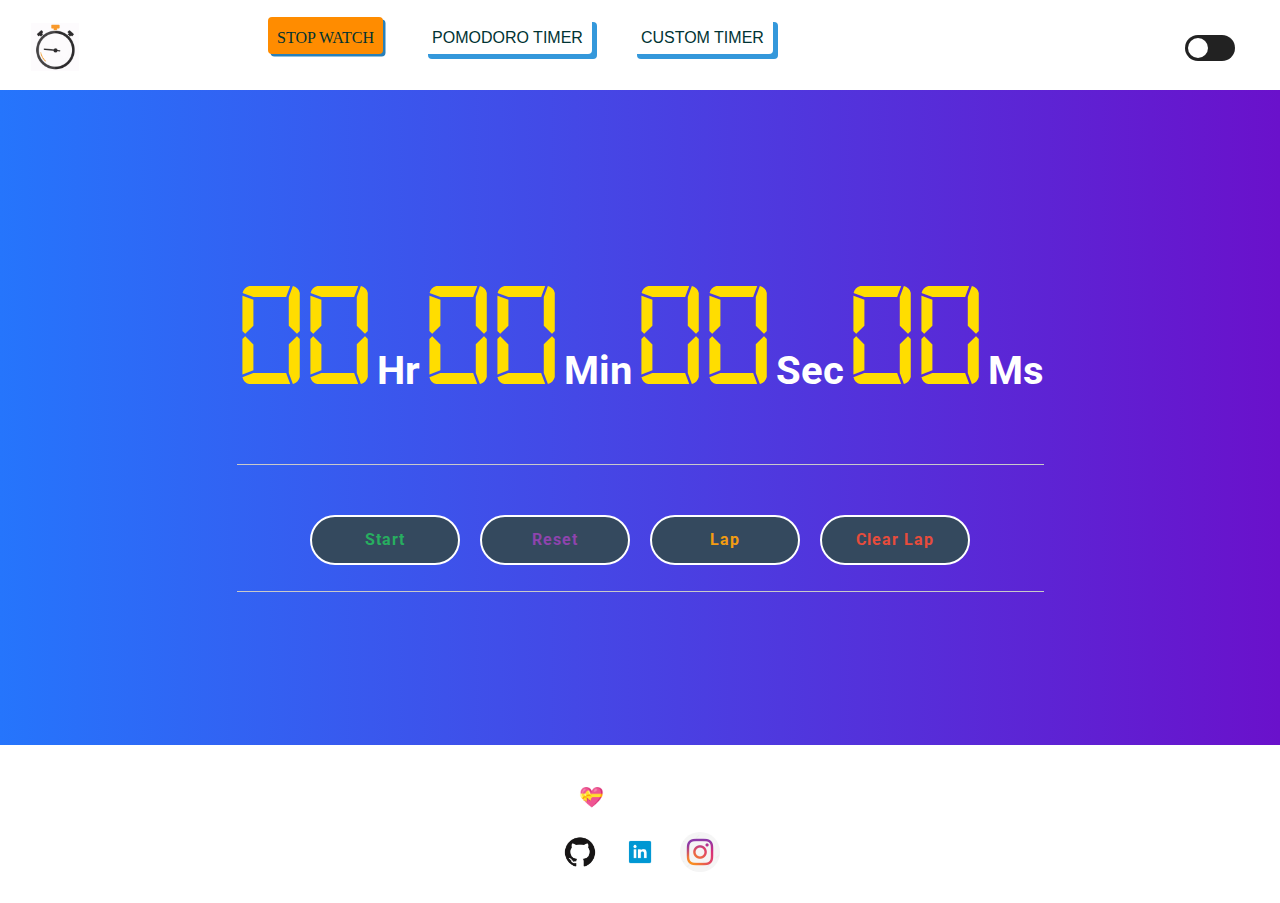
<file: index.html>
<!DOCTYPE html>
<html>

<head>
  <meta charset="utf-8" />
  <meta http-equiv="X-UA-Compatible" content="IE=edge" />
  <title>Stop-Watch</title>
  <meta name="description" content="" />
  <meta name="viewport" content="width=device-width, initial-scale=1" />

  <!-- External CSS File Link -->
  <link rel="stylesheet" href="./style.css" />

  <!-- External JS File Link -->

  <!-- Favicon Icon-->
  <link rel="icon" type="image/png" href="./img/favicon.png" />

  <!-- jquery CDN -->
  <script src="https://cdnjs.cloudflare.com/ajax/libs/jquery/3.4.0/jquery.min.js"></script>
  <script type="text/javascript" src="jquery.js"></script>

  <!-- FontAwesome CDN-->
  <link rel="stylesheet" href="https://pro.fontawesome.com/releases/v5.10.0/css/all.css"
    integrity="sha384-AYmEC3Yw5cVb3ZcuHtOA93w35dYTsvhLPVnYs9eStHfGJvOvKxVfELGroGkvsg+p" crossorigin="anonymous" />
  <!-- Bootstrap CDN -->
  <link rel="stylesheet" href="https://maxcdn.bootstrapcdn.com/bootstrap/4.0.0/css/bootstrap.min.css"
    integrity="sha384-Gn5384xqQ1aoWXA+058RXPxPg6fy4IWvTNh0E263XmFcJlSAwiGgFAW/dAiS6JXm" crossorigin="anonymous" />
  <script src="https://cdn.jsdelivr.net/npm/bootstrap@5.2.2/dist/js/bootstrap.bundle.min.js"></script>
</head>

<body>

  <nav class="navbar navbar-default  navbar-expand-lg  bg-white thinner navcol">
    <div class="container-fluid">
        <div class="maintitle">
          <img src="./img/logo.gif"
            style="height: 3rem; width: 3rem;margin-right:1rem; font-weight:bold" alt=""> <span id="title1">Stop Watch</span>
        </div>
      <button class="navbar-toggler" style="background-color: rgb(77, 123, 247);" type="button"
        data-bs-toggle="collapse" data-bs-target="#navbarSupportedContent" aria-controls="navbarSupportedContent"
        aria-expanded="false" aria-label="Toggle navigation">
        <span class="navbar-toggler-icon"></span>
      </button>
      <div class="collapse navbar-collapse" id="navbarSupportedContent">
        <ul class="navbar-nav mr-auto">
          <li class="nav-item px-4">
            <a class="nav-link btn secondary" id="link--active"
              style="font-family:'Lucida Sans', font-weight;bold: 'Lucida Sans Regular', 'Lucida Grande', 'Lucida Sans Unicode', Geneva, Verdana, sans-serif; color:#003333;"
              href="#">
              STOP WATCH
            </a>
            <a class="nav-link btn secondary"
              style="font-family:'Lucida Sans', 'Lucida Sans Regular', 'Lucida Grande', 'Lucida Sans Unicode', Geneva, Verdana, sans-serif; color:#003333;"
              href="pomodoro/index.html">
              POMODORO TIMER
            </a>
            <a class="nav-link btn secondary"
              style="font-family:'Lucida Sans', 'Lucida Sans Regular', 'Lucida Grande', 'Lucida Sans Unicode', Geneva, Verdana, sans-serif; color:#003333;"
              href="custom_timer/timer.html">
              CUSTOM TIMER
            </a>
          </li>
        </ul>
        <div id="switch-theme">
          <input type="checkbox" id="light" class="checkbox">
          <label for="checkbox" class="label">
            <i class="fas fa-moon"></i>
            <i class='fas fa-sun'></i>
            <div class='ball'>
              </ball>
            </div>
          </label>
        </div>
      </div>
  </nav>
  <div class="container-fluid">
    <div id="container">
      <div>
        <div id="time">
          <span>
            <span class="digit" id="hr">00</span>
            <span class="txt">Hr</span>
          </span>
          <span>
            <span class="digit" id="min">00</span>
            <span class="txt">Min</span>
          </span>
          <span>
            <span class="digit" id="sec">00</span>
            <span class="txt">Sec</span>
          </span>
          <span>
            <span class="digit" id="count">00</span>
            <span class="txt">Ms</span>
          </span>
        </div>
        <span class="todayDate">
          <h3><span id="d1"></span></h3>
        </span>
      </div>
      <hr />
      <div id="btn-container">
        <button class="buttons" id="start" onclick="start()">
          <i class="fas fa-play-circle"></i> Start
        </button>
        <!--   <button class="btn" id="stop" onclick="stop()">Stop</button> -->
        <button class="buttons" id="reset" onclick="reset()">
          <i class="fas fa-undo"></i> Reset
        </button>
        <button class="buttons" id="lap" onclick="lap()">
          <i class="fas fa-stopwatch"></i> Lap
        </button>
        <button class="buttons" id="clearlap" onclick="clearLap()">
          <i class="fas fa-trash"></i> Clear Lap
        </button>
      </div>
      <div>
        <div id="record-container">
          <table id="record-table">
            <tr>
              <th>Lap Number</th>
              <th>Time</th>
              <th>Diff</th>
            </tr>
            <tbody id="record-table-body"></tbody>
          </table>
        </div>
      </div>
      <hr />
    </div>
  </div>

  <script type="text/javascript">
    // start or stop stopwatch using "spacebar" key
    document.addEventListener("keyup", (event) => {
      if (event.code === "Space") {
        start();
      }
    });
    document.addEventListener("keyup", (event) => {
      if (event.code === "Backspace") {
        reset();
      }
    });
    document.addEventListener("keyup", (event) => {
      if (event.code === "Enter") {
        lap();
      }
    });

    document.addEventListener("keyup", (event) => {
      if (event.code === "Numpad0") {
        clearLap();
      }
    });
  </script>
  <script src="script.js"></script>

  <!-- FOOTER -->
  <footer>
    <div class="container-fluid my-class foot">
      <div class="container">
        <p class="textfooter" style="margin-top: 2rem;">Made with 💝 by Vara Rahul Rajana</p>

        <div>
          <ul style="color: white" class="social-links">
            <li class="hov">
              <a href="https://github.com/rajanarahul93">
                <img class="link" src="./img/GitHub.png" /></a>
            </li>
            <li class="hov">
              <a href="https://www.linkedin.com/in/vara-rahul-rajana/">
                <img class="link" src="./img/LinkedinLogo.png" /></a>
            </li>
            <li class="hov">
              <a href="https://www.instagram.com/rajanarahul7">
                <img class="link" src="./img/Instagram.png" /></a>
            </li>
          </ul>
        </div>
      </div>
    </div>
    </container>
  </footer>
</body>

</html>
</file>
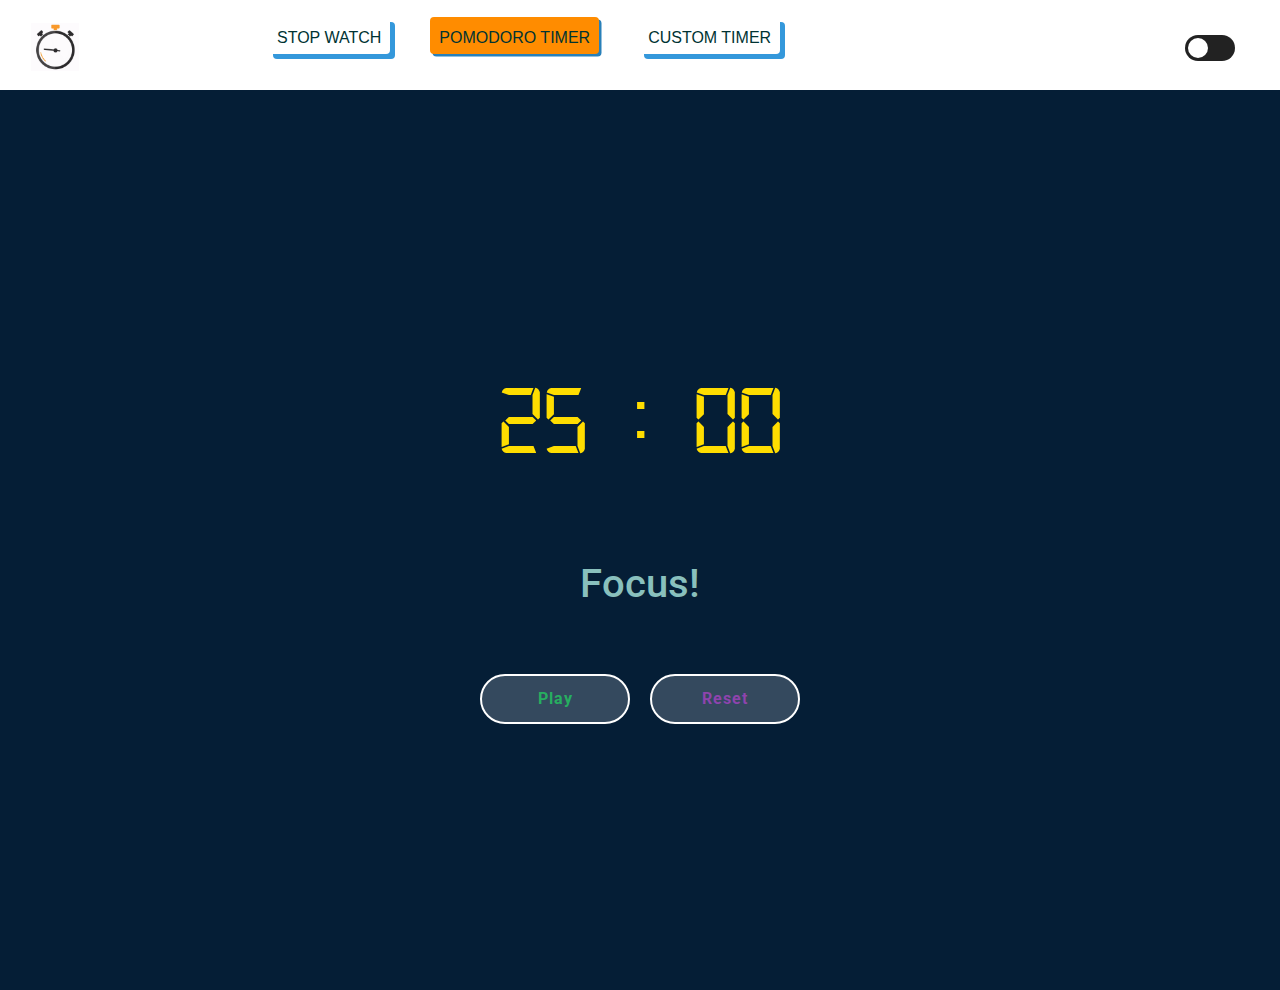
<file: pomodoro/index.html>
<!DOCTYPE html>
<html lang='en'>

<head>
    <meta charset='UTF-8'>
    <meta http-equiv='X-UA-Compatible' content='IE=edge'>
    <meta name='viewport' content='width=device-width, initial-scale=1.0'>

    <!-- Roboto font -->
    <link rel="preconnect" href="https://fonts.googleapis.com">
    <link rel="preconnect" href="https://fonts.gstatic.com" crossorigin>
    <link href="https://fonts.googleapis.com/css2?family=Roboto:wght@100;300&display=swap" rel="stylesheet">

    <!-- Favicon Icon-->
    <link rel="apple-touch-icon" sizes="180x180" href="../img/Pomodoro.png">
    <link rel="icon" type="image/png" sizes="32x32" href="../img/Pomodoro.png">

    <!-- jquery CDN -->
    <script src="https://cdnjs.cloudflare.com/ajax/libs/jquery/3.4.0/jquery.min.js"></script>
    <script src="https://cdnjs.cloudflare.com/ajax/libs/jquery/3.4.0/jquery.min.js"></script>

    <!-- FontAwesome CDN-->
    <link rel="stylesheet" href="https://pro.fontawesome.com/releases/v5.10.0/css/all.css"
        integrity="sha384-AYmEC3Yw5cVb3ZcuHtOA93w35dYTsvhLPVnYs9eStHfGJvOvKxVfELGroGkvsg+p" crossorigin="anonymous" />

    <link href='https://cdn.jsdelivr.net/npm/bootstrap@5.1.1/dist/css/bootstrap.min.css' rel='stylesheet'
        integrity='sha384-F3w7mX95PdgyTmZZMECAngseQB83DfGTowi0iMjiWaeVhAn4FJkqJByhZMI3AhiU' crossorigin='anonymous'>
    <link rel='stylesheet' href='index.css' />
    <link rel="stylesheet" href="..\style.css"
    <!-- Bootstrap CDN -->
    <link rel="stylesheet" href="https://maxcdn.bootstrapcdn.com/bootstrap/4.0.0/css/bootstrap.min.css"
        integrity="sha384-Gn5384xqQ1aoWXA+058RXPxPg6fy4IWvTNh0E263XmFcJlSAwiGgFAW/dAiS6JXm" crossorigin="anonymous" />
    <script src="https://cdn.jsdelivr.net/npm/bootstrap@5.2.2/dist/js/bootstrap.bundle.min.js"></script>

    <title>Pomodoro timer</title>
</head>

<body>
    <nav class="navbar navbar-default  navbar-expand-lg  bg-white thinner navcol">
        <div class="container-fluid">
            <div class="maintitle">
                <img src="../img/logo.gif" style="height: 3rem; width: 3rem;margin-right:1rem;" alt=""> <span
                    id="title1">Stop Watch</span>
            </div>
            <button class="navbar-toggler" style="background-color: rgb(77, 123, 247);" type="button"
                data-bs-toggle="collapse" data-bs-target="#navbarSupportedContent"
                aria-controls="navbarSupportedContent" aria-expanded="false" aria-label="Toggle navigation">
                <span class="navbar-toggler-icon"></span>
            </button>
            <div class="collapse navbar-collapse" id="navbarSupportedContent">
                <ul class="navbar-nav mr-auto">
                    <li class="nav-item px-4">
                        <a class="nav-link btn secondary"
                            style="font-family:'Lucida Sans', 'Lucida Sans Regular', 'Lucida Grande', 'Lucida Sans Unicode', Geneva, Verdana, sans-serif; color:#003333;"
                            href="../index.html">
                            STOP WATCH
                        </a>
                        <a class="nav-link btn secondary" id="link--active"
                            style="font-family:'Lucida Sans', 'Lucida Sans Regular', 'Lucida Grande', 'Lucida Sans Unicode', Geneva, Verdana, sans-serif; color:#003333;"
                            href="#">
                            POMODORO TIMER
                        </a>
                        <a class="nav-link btn secondary"
                            style="font-family:'Lucida Sans', 'Lucida Sans Regular', 'Lucida Grande', 'Lucida Sans Unicode', Geneva, Verdana, sans-serif; color:#003333;"
                            href="../custom_timer/timer.html">
                            CUSTOM TIMER
                        </a>
                    </li>
                </ul>
                <div id="switch-theme">
                    <input type="checkbox" id="light" class="checkbox">
                    <label for="checkbox" class="label">
                        <i class="fas fa-moon"></i>
                        <i class='fas fa-sun'></i>
                        <div class='ball'>
                            </ball>
                        </div>
                    </label>
                </div>
            </div>
    </nav>
    <div class='row h-100 justify-content-center active' id='counter-background'>
        <div class='col-12 my-auto'>
            <div class='row justify-content-center'>
                <div class='col-auto my-auto'>
                    <p class='timer' id='minutes'>
                        00
                    </p>
                </div>
                <div class='col-auto my-auto'>
                    <p class='timer'>
                        :
                    </p>
                </div>
                <div class='col-auto my-auto'>
                    <p class='timer' id='seconds'>
                        00
                    </p>
                </div>
            </div>
            <div class='row justify-content-center'>
                <div class='col-auto py-5 px-4 hide' id='focus'>
                    <h1 class='text-center'>
                        Focus!
                    </h1>
                </div>
            </div>
            <div class='row justify-content-center'>
                <button type="button" class='buttons' id='timer-control' onClick='startPomoCounter()'>
                    <i class="fas fa-play-circle"></i> Play
                </button>

                <button type="button" class='buttons' id='reset' onClick='reset()'>
                    <i class="fas fa-undo"></i> Reset
                </button>
                <!-- <button class="buttons inactive" id="start" onclick='startPomoCounter()'>
                    <i class="fas fa-play-circle"></i> Start
                </button>
                <button class="buttons inactive" id="reset" onclick="reset()">
                    <i class="fas fa-undo"></i> Reset
                </button> -->
            </div>
        </div>
    </div>
    <script src="pomodoro.js" type="text/javascript"></script>
    <!-- <script src="jquery.js"></script> -->

    <script src="https://code.jquery.com/jquery-3.2.1.slim.min.js"
        integrity="sha384-KJ3o2DKtIkvYIK3UENzmM7KCkRr/rE9/Qpg6aAZGJwFDMVNA/GpGFF93hXpG5KkN"
        crossorigin="anonymous"></script>
    <script src="https://cdnjs.cloudflare.com/ajax/libs/popper.js/1.12.9/umd/popper.min.js"
        integrity="sha384-ApNbgh9B+Y1QKtv3Rn7W3mgPxhU9K/ScQsAP7hUibX39j7fakFPskvXusvfa0b4Q"
        crossorigin="anonymous"></script>
</body>

</html>
</file>
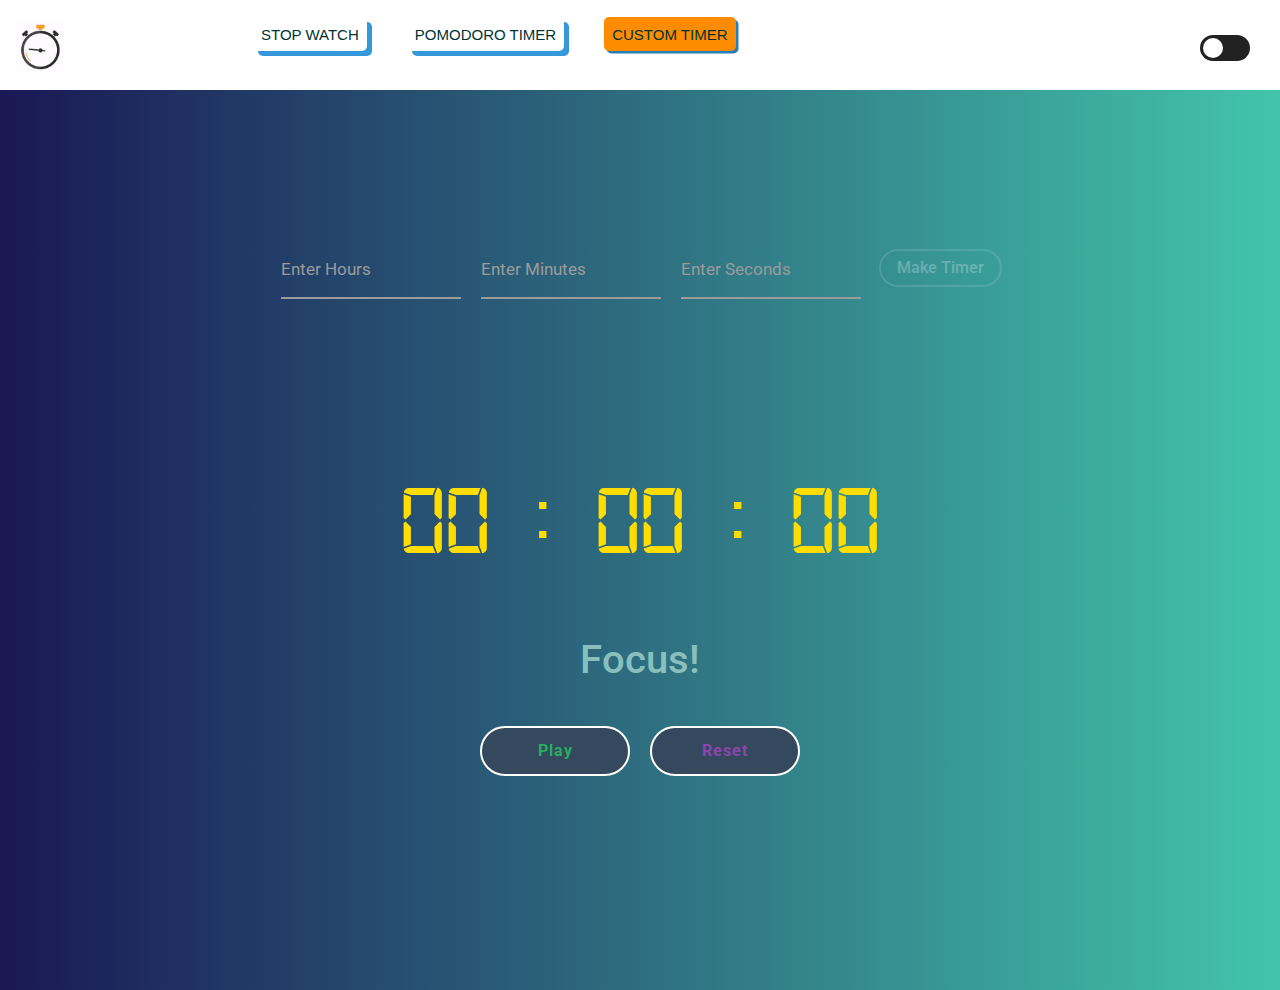
<file: custom_timer/timer.html>
<!DOCTYPE html>
<html lang="en">

<head>
  <meta charset="UTF-8" />
  <meta http-equiv="X-UA-Compatible" content="IE=edge" />
  <meta name="viewport" content="width=device-width, initial-scale=1.0" />

  <!-- Roboto font -->
  <link rel="preconnect" href="https://fonts.googleapis.com">
  <link rel="preconnect" href="https://fonts.gstatic.com" crossorigin>
  <link href="https://fonts.googleapis.com/css2?family=Roboto:wght@100;300&display=swap" rel="stylesheet">

  <!-- Favicon Icon-->
  <link rel="apple-touch-icon" sizes="180x180" href="../img/Pomodoro.png">
  <link rel="icon" type="image/png" sizes="32x32" href="../img/Pomodoro.png">

  <!-- jquery CDN -->
  <script src="https://cdnjs.cloudflare.com/ajax/libs/jquery/3.4.0/jquery.min.js"></script>
  <script src="https://cdnjs.cloudflare.com/ajax/libs/jquery/3.4.0/jquery.min.js"></script>

  <!-- FontAwesome CDN-->
  <link rel="stylesheet" href="https://pro.fontawesome.com/releases/v5.10.0/css/all.css"
    integrity="sha384-AYmEC3Yw5cVb3ZcuHtOA93w35dYTsvhLPVnYs9eStHfGJvOvKxVfELGroGkvsg+p" crossorigin="anonymous" />

  <link href='https://cdn.jsdelivr.net/npm/bootstrap@5.1.1/dist/css/bootstrap.min.css' rel='stylesheet'
    integrity='sha384-F3w7mX95PdgyTmZZMECAngseQB83DfGTowi0iMjiWaeVhAn4FJkqJByhZMI3AhiU' crossorigin='anonymous'>
  <!-- Bootstrap CDN -->
  <link rel="stylesheet" href="https://maxcdn.bootstrapcdn.com/bootstrap/4.0.0/css/bootstrap.min.css"
    integrity="sha384-Gn5384xqQ1aoWXA+058RXPxPg6fy4IWvTNh0E263XmFcJlSAwiGgFAW/dAiS6JXm" crossorigin="anonymous" />
  <script src="https://cdn.jsdelivr.net/npm/bootstrap@5.2.2/dist/js/bootstrap.bundle.min.js"></script>

  <link rel="stylesheet" href="timer.css" />
  <link rel="stylesheet" href="..\style.css" />

  <title>Custom Timer</title>
</head>

<body>
  <nav class="navbar navbar-default  navbar-expand-lg  bg-white thinner navcol">
    <div class="container-fluid">
      <div class="maintitle">
        <img src="../img/logo.gif" style="height: 3rem; width: 3rem;margin-right:1rem;" alt=""> <span id="title1">Stop
          Watch</span>
      </div>
      <button class="navbar-toggler" style="background-color: rgb(77, 123, 247);" type="button"
        data-bs-toggle="collapse" data-bs-target="#navbarSupportedContent" aria-controls="navbarSupportedContent"
        aria-expanded="false" aria-label="Toggle navigation">
        <span class="navbar-toggler-icon"></span>
      </button>
      <div class="collapse navbar-collapse" id="navbarSupportedContent">
        <ul class="navbar-nav mr-auto">
          <li class="nav-item px-4">
            <a class="nav-link btn secondary"
              style="font-family:'Lucida Sans', 'Lucida Sans Regular', 'Lucida Grande', 'Lucida Sans Unicode', Geneva, Verdana, sans-serif; color:#003333;"
              href="../index.html">
              STOP WATCH
            </a>
            <a class="nav-link btn secondary"
              style="font-family:'Lucida Sans', 'Lucida Sans Regular', 'Lucida Grande', 'Lucida Sans Unicode', Geneva, Verdana, sans-serif; color:#003333;"
              href="../pomodoro/index.html">
              POMODORO TIMER
            </a>
            <a class="nav-link btn secondary" id="link--active"
              style="font-family:'Lucida Sans', 'Lucida Sans Regular', 'Lucida Grande', 'Lucida Sans Unicode', Geneva, Verdana, sans-serif; color:#003333;"
              href="#">
              CUSTOM TIMER
            </a>
          </li>
        </ul>
        <div id="switch-theme">
          <input type="checkbox" id="light" class="checkbox">
          <label for="checkbox" class="label">
            <i class="fas fa-moon"></i>
            <i class='fas fa-sun'></i>
            <div class='ball'>
              </ball>
            </div>
          </label>
        </div>
      </div>
  </nav>
  <div class="row h-100 justify-content-center active" id="counter-background">
    <div class="col-auto" id="custom-timer-form">
      <div class="form__group field">
        <input 
        type="number"
        placeholder=""
        id="hoursInput"
        class="form__field justify-content-between time"
        >
        <label for="name" class="form__label">Enter Hours</label>
    </div>
      <div class="form__group field">
        <input 
        type="number"
        placeholder=""
        id="minutesInput"
        class="form__field justify-content-between time"
        >
        <label for="name" class="form__label">Enter Minutes</label>
    </div>
      <div class="form__group field">
        <input 
        type="number"
        placeholder=""
        id="secondsInput"
        class="form__field justify-content-between time"
        >
        <label for="name" class="form__label">Enter Seconds</label>
    </div>

      <button 
      type="submit"
        class="animated-button btn-outline-success button-pill px-3"
        for="time"
        onClick="setCustomTime(hoursInput.value,minutesInput.value,secondsInput.value)">
        <span>Make Timer</span>
        <span></span>
      </button>
      
    </div>
    <div class="col-12 my-5" id="timer-container">
      <div class="row justify-content-center">
        <div class="col-auto my-auto">
          <p class="timer" id="hours">00</p>
        </div>
        <div class="col-auto my-auto">
          <p class="timer">:</p>
        </div>
        <div class="col-auto my-auto">
          <p class="timer" id="minutes">00</p>
        </div>
        <div class="col-auto my-auto">
          <p class="timer">:</p>
        </div>
        <div class="col-auto my-auto">
          <p class="timer" id="seconds">00</p>
        </div>
      </div>
      <div class="row justify-content-center">
        <div class="col-auto py-4 px-4 hide" id="focus">
          <h1 class="text-center">Focus!</h1>
        </div>
      </div>
      <div class="row justify-content-center">
        <button type="button" class="buttons" id="timer-control"
          onClick="startCustomTimerCounter()">
          <i class="fas fa-play-circle"></i> Play
        </button>

        <button type="button" class="buttons" id="reset" onClick="reset()">
          <i class="fas fa-undo"></i> Reset
        </button>
      </div>
    </div>
  </div>
  <script src="timer.js" type="text/javascript"></script>

  <script src="https://code.jquery.com/jquery-3.2.1.slim.min.js"
    integrity="sha384-KJ3o2DKtIkvYIK3UENzmM7KCkRr/rE9/Qpg6aAZGJwFDMVNA/GpGFF93hXpG5KkN"
    crossorigin="anonymous"></script>
  <script src="https://cdnjs.cloudflare.com/ajax/libs/popper.js/1.12.9/umd/popper.min.js"
    integrity="sha384-ApNbgh9B+Y1QKtv3Rn7W3mgPxhU9K/ScQsAP7hUibX39j7fakFPskvXusvfa0b4Q"
    crossorigin="anonymous"></script>
</body>

</html>
</file>
<file: style.css>
@import url('https://fonts.googleapis.com/css2?family=Roboto:wght@400;500;700&display=swap');

body {
  background: #6a11cb;
  /* fallback for old browsers */
  background: -webkit-linear-gradient(to right, #2575fc, #6a11cb);
  /* Chrome 10-25, Safari 5.1-6 */
  background: linear-gradient(to right, #2575fc, #6a11cb);
  /* W3C, IE 10+/ Edge, Firefox 16+, Chrome 26+, Opera 12+, Safari 7+ */
  display: block;
  height: 100vh;
}

hr {
  background-color: #e0e0e0;
}

#link--active {
  box-shadow: none;
  background-color: #ff8c00;
  box-shadow: 2.5px 2.5px 0 var(--active);
}

.container-fluid {
  padding: 0.3rem;
}

.thinner {
  margin-top: 0;
  margin-bottom: 0px;
  height: 90px;
}

.maintitle {
  margin-bottom: 1rem;
}

#title1 {
  font-weight: 700;
  font-size: 1.5rem;
  color: #ffffff;
}

.container-fluid {
  display: flex;
  justify-content: space-around;
  align-items: center;
}

.navbar-collapse {
  top: -10px;
  position: relative;
}

#container {
  color: #d7dfe4;
  margin-top: 8rem;
}

.digit {
  font-size: 150px;
  font-family: "digital-7";
  color: #ffdd00;
}

.txt {
  font-size: 40px;
  font-weight: bold;
  color: #ffffff;
}

#btn-container {
  display: flex;
  width: 100%;
  justify-content: center;
  margin-top: 40px;
  flex-wrap: wrap;
}

.btn {
  padding: 7px 25px;
  font-size: 15px;
  margin: 4px 10px;
  color: white;
  border: 0px;
  border-radius: 5px;
  cursor: pointer;
}

#time {
  width: 100%;
}

@media screen and (max-width: 990px) {
  #time .digit {
    font-size: 4.3rem;
  }

  #time .txt {
    font-size: 2.1rem;
  }
}

@media screen and (max-width: 991px) {
  #switch-theme input[type='checkbox'],
  #switch-theme label {
    position: relative;
  }

  #switch-theme label {
    margin-top: -1.6rem;
  }

  #switch-theme {
    max-width: max-content;
  }

  .maintitle {
    margin-bottom: 0rem;
  }
}

@media screen and (max-width: 890px) {
  #time .digit {
    font-size: 4rem;
  }

  #time .txt {
    font-size: 1.9rem;
  }

  #time {
    display: flex;
    align-items: center;
    justify-content: center;
  }

  #container {
    display: flex;
    flex-direction: column;
    align-items: center;
  }
}

@media screen and (max-width: 590px) {
  #time .digit {
    font-size: 3rem;
  }

  #time .txt {
    font-size: 1.5rem;
  }

  #btn-container {
    width: 100%;
    justify-content: space-around;
  }
}

@media screen and (max-width: 490px) {
  #time .digit {
    font-size: 2.6rem;
  }

  #time .txt {
    font-size: 1.2rem;
  }
}

#clearLap {
  background-color: #ff007f;
}

#laps {
  margin-top: 100px;
  text-align: center;
  font-size: 25px;
}

#record-container {
  /* record container is hidden by default */
  display: none;
  margin-top: 20px;
  font-family: Arial, Helvetica, sans-serif;
  text-align: center;
}

#record-table {
  width: 100%;
  border-collapse: collapse;
  margin: 50px auto;
}

#record-table th,
td,
tr {
  text-align: center;
  border-radius: 3px;
  padding: 25px 30px;
  box-shadow: 0px 0px 9px 0px rgba(0, 0, 0, 0.1);
  color: #000;
}

tr {
  background-color: #ffffff;
  margin-bottom: 25px;
}

th {
  background-color: #00aaff;
  font-size: 14px;
  text-transform: uppercase;
  letter-spacing: 0.03em;
}

#record-table-body:nth-child(n + 7) {
  visibility: hidden;
}

#record-table::-webkit-scrollbar {
  width: 4px;
}

#record-table::-webkit-scrollbar-track {
  border-radius: 20px;
  box-shadow: none;
  -webkit-box-shadow: inset 0 0 6px rgba(0, 0, 0, 0.5);
}

#record-table::-webkit-scrollbar-thumb {
  border-radius: 20px;
  box-shadow: 0in;
  -webkit-box-shadow: inset 0 0 6px rgba(0, 0, 0, 0.5);
}

/* DIGITAL CLOCK FONT */

@font-face {
  font-family: "digital-7";
  src: url("fonts/digital-7.ttf");
}

.checkbox {
  opacity: 0;
  position: relative;
  top: 0px;
  right: 27px;
  z-index: 10;
  height: 3rem;
  width: 4rem;
  cursor: pointer;
}

.label {
  width: 50px;
  height: 26px;
  background-color: #222;
  display: flex;
  border-radius: 50px;
  align-items: center;
  justify-content: space-between;
  padding: 5px;
  margin-top: -40px;
  position: relative;
  transform: scale(1);
}

.ball {
  width: 20px;
  height: 20px;
  background-color: white;
  position: absolute;
  top: 3px;
  left: 3px;
  border-radius: 50%;
  transition: transform 0.2s linear;
}

.checkbox:checked+.label .ball {
  transform: translateX(24px);
}

.fa-moon {
  color: #f39c12;
}

.fa-sun {
  color: #f1c40f;
}

.todayDate {
  display: block;
  text-align: center;
  font-weight: bold;
  color: #ffffff;
}

.hov {
  width: 40px;
  height: 40px;
}

.hov:hover {
  transition: 2s;
  width: 60px;
  height: 60px;
}

#start {
  color: #27ae60;
}

#start:hover {
  color: #ffffff;
  background: #2ecc71;
  box-shadow: 0 0 10px #2ecc71, 0 0 40px #27ae60, 0 0 80px #2ecc71;
  transition-delay: 0.001s;
  font-size: large;
}

#reset {
  color: #8e44ad;
}

#reset:hover {
  color: #ffffff;
  background: #9b59b6;
  box-shadow: 0 0 10px #9b59b6, 0 0 40px #8e44ad, 0 0 80px #9b59b6;
  transition-delay: 0.001s;
  font-size: large;
}

#lap {
  color: #f39c12;
}

#lap:hover {
  color: #ffffff;
  background: #f1c40f;
  box-shadow: 0 0 10px #f1c40f, 0 0 40px #f39c12, 0 0 80px #f1c40f;
  transition-delay: 0.001s;
  font-size: large;
}

#clearlap {
  color: #e74c3c;
}

#clearlap:hover {
  color: #ffffff;
  background: #e74c3c;
  box-shadow: 0 0 10px #e74c3c, 0 0 40px #c0392b, 0 0 80px #e74c3c;
  transition-delay: 0.001s;
  font-size: large;
}

.nav-item {
  display: flex;
}

.nav-item>a {
  margin-right: 30px;
  color: #ffffff;
}

.nav-item>a:hover {
  box-shadow: rgba(0, 0, 0, 0.185) 0px 3px 8px;
  color: #3498db;
}

.buttons {
  color: #fefefe;
  outline: none;
  height: 50px;
  text-align: center;
  width: 150px;
  border-radius: 55px;
  background: #34495e;
  letter-spacing: 1px;
  font-size: 16px;
  font-weight: bold;
  cursor: pointer;
  transition: all 0.25s ease;
  margin: 10px;
  font-family: 'Roboto';
  overflow: hidden;
  border: 2px solid #ffffff;
}

.buttons:hover {
  color: #ffffff;
  background: #3498db;
  box-shadow: 0 0 10px #2980b9, 0 0 40px #2980b9, 0 0 80px #2980b9;
  transition-delay: 0.001s;
}

.buttons:active {
  letter-spacing: 2px;
}

.buttons:focus {
  outline: none;
}

#disabling {
  pointer-events: none;
}

::-webkit-scrollbar {
  width: 10px;
  background-color: #ffffff90;
}

::-webkit-scrollbar-thumb {
  border-radius: 10px;
  background-color: rgba(46, 46, 46, 0.729);
}

footer {
  height: 290px;
  display: flex !important;
  flex-direction: column;
  justify-content: center;
  align-items: center;
  text-decoration-color: white;
  text-emphasis-style: bold;
}

.social-links {
  display: flex !important;
  justify-content: center;
  align-items: center;
  padding: 0px;
}

li {
  width: max(5vw, 2.5rem);
  height: max(5vw, 2.5rem);
  list-style: none;
  margin: 10px;
}

.link {
  width: 100%;
  height: 100%;
  display: flex !important;
  justify-content: center;
  align-items: center;
  border-radius: 50%;
  background-color: #ffffff;
  color: #000000;
  font-size: 20px;
  transition: all 0.5s ease;
}

.link:hover {
  background-color: #3498db;
  color: #ffffff;
}

.textfooter {
  color: #ffffff;
  font-size: 20px;
  font-weight: bold;
  margin: 10px;
  text-align: center;
}

.container-fluid {
  margin-top: auto;
  padding-left: 0;
  padding-right: 0;
}

.my-class {
  background: white;
}

:root {
  --main: #3498db;
  --active: #2980b9;
  --secondary: #8e44ad;
  --tertiary: #f39c12;
  --light: white;
  --dark: black;
}

.btn {
  background-color: white;
  padding: auto 12px;
  height: 2.3em;
  position: relative;
  box-shadow: 5px 5px 0 var(--main);
  z-index: 2;
  border-radius: 5px;
}

.btn:hover {
  cursor: pointer;
}

.btn:before {
  content: '';
  width: 0;
  height: 0;
  bottom: 0px;
  right: 0px;
  position: absolute;
  z-index: -1;
  background: var(--main);
  transition: width .3s, height .3s;
  border-top-left-radius: 5px;
}

.btn:hover:before {
  width: calc(100% - 3px);
  height: calc(100% - 3px);
}

#timer-control {
  color: #27ae60;
}

#timer-control:hover {
  color: #ffffff;
  background: #2ecc71;
  box-shadow: 0 0 10px #2ecc71, 0 0 40px #27ae60, 0 0 80px #2ecc71;
  transition-delay: 0.001s;
  font-size: large;
}
</file>
<file: pomodoro/index.css>
@import url('https://fonts.googleapis.com/css2?family=Roboto:wght@400;500;700&display=swap');

body {
  height: 100vh;
  overflow: hidden;
  background: #6a11cb;
  background: -webkit-linear-gradient(to right, #2575fc, #6a11cb);
  background: linear-gradient(to right, #2575fc, #6a11cb);
  font-family: 'Roboto', sans-serif;
  display: flex;
  justify-content: center;
  align-items: center;
  color: #fff;
}

#link--active {
  background-color: #ff8c00;
  box-shadow: 2.5px 2.5px 0 var(--active);
}

@font-face {
  font-family: 'digital-7';
  src: url('fonts/digital-7.ttf');
}

.navigation {
  transition: background-color 0.5s ease;
}

.inactive {
  color: #a9bcd6;
  background: #051e36;
  transition: background-color 0.5s ease;
}

.active {
  color: #7fe9d4;
  background: linear-gradient(to right, #191654, #43c6ac);
  transition: background-color 0.5s ease;
}

.button-pill {
  font-size: 1.2em;
  border-radius: 40px;
  color: #7fe9d4;
  border: 2px solid #7fe9d4;
  transition: transform 0.2s, box-shadow 0.2s;
}

.timer {
  font-size: 100px;
  font-family: 'digital-7';
  color: #ffdd00;
}

.counter-background {
  background: #012f63;
}

.hide {
  color: #89c0bd;
}

.checkbox {
  opacity: 0;
  position: absolute;
  z-index: 10;
  height: 2rem;
  width: 4rem;
  cursor: pointer;
}

.label {
  width: 50px;
  height: 26px;
  background-color: #111;
  display: flex;
  border-radius: 50px;
  align-items: center;
  justify-content: space-between;
  padding: 5px;
  position: relative;
  transform: scale(1);
}

.ball {
  width: 20px;
  height: 20px;
  background-color: white;
  position: absolute;
  top: 2px;
  left: 2px;
  border-radius: 50%;
  transition: transform 0.2s linear;
}

.checkbox:checked + .label .ball {
  transform: translateX(24px);
}

.fa-moon {
  color: pink;
}

.fa-sun {
  color: yellow;
}

button.btn.btn-outline-primary.button-pill.px-3 {
  transition: transform 0.03s;
}

button.btn.btn-outline-primary.button-pill.px-3:hover {
  transform: scale(1.1);
  box-shadow: 1px 1px 12px 7px blue;
}

button.col-auto.bg-dark.button-pill.py-1.px-4.mx-2.inactive {
  transition: transform 0.03s;
}

button.col-auto.bg-dark.button-pill.py-1.px-4.mx-2.inactive:hover {
  transform: scale(1.05);
  box-shadow: 1px 1px 12px 7px #77ccee;
}

.nav {
  display: flex;
  flex-direction: row;
}

#navbarSupportedContent {
  display: flex;
  flex-direction: row;
}

#nav-links {
  display: flex;
  flex-direction: row;
}

#title1 {
  font-weight: 700;
  font-size: 1.3rem;
}
</file>
<file: custom_timer/timer.css>
@import url('https://fonts.googleapis.com/css2?family=Roboto:wght@400;500;700&display=swap');

body {
  height: 100vh;
  overflow: hidden;
  background: #6a11cb;
  background: -webkit-linear-gradient(to right, #2575fc, #6a11cb);
  background: linear-gradient(to right, #2575fc, #6a11cb);
  font-family: 'Roboto', sans-serif;
  display: flex;
  justify-content: center;
  align-items: center;
  color: #fff;
}

input:focus {
  outline: none;
  border: none;
}

#link--active {
  background-color: #ff8c00;
  box-shadow: 2.5px 2.5px 0 var(--active);
}

@font-face {
  font-family: "digital-7";
  src: url("fonts/digital-7.ttf");
}

.navigation {
  transition: background-color 0.5s ease;
}

.inactive {
  color: #a9bcd6;
  background: #051e36;
  transition: background-color 0.5s ease;
}

.active {
  color: #7fe9d4;
  background: linear-gradient(to right, #191654, #43c6ac);
  transition: background-color 0.5s ease;
}

.button-pill {
  font-size: 1.2em;
  border-radius: 40px;
  color: #7fe9d4;
  border: 2px solid #7fe9d4;
  transition: transform 0.2s, box-shadow 0.2s;
}

.timer {
  font-size: 100px;
  font-family: "digital-7";
  color: #ffdd00;
}

.counter-background {
  background: #012f63;
}

.hide {
  color: #89c0bd;
}

.checkbox {
  opacity: 0;
  position: absolute;
  z-index: 10;
  height: 2rem;
  width: 4rem;
  cursor: pointer;
}

.label {
  width: 50px;
  height: 26px;
  background-color: #111;
  display: flex;
  border-radius: 50px;
  align-items: center;
  justify-content: space-between;
  padding: 5px;
  position: relative;
  transform: scale(1);
}

.ball {
  width: 20px;
  height: 20px;
  background-color: white;
  position: absolute;
  top: 2px;
  left: 2px;
  border-radius: 50%;
  transition: transform 0.2s linear;
}

.checkbox:checked + .label .ball {
  transform: translateX(24px);
}

.fa-moon {
  color: pink;
}

.fa-sun {
  color: yellow;
}

button.btn.btn-outline-primary.button-pill.px-3 {
  transition: transform 0.03s;
}

button.btn.btn-outline-primary.button-pill.px-3:hover {
  transform: scale(1.1);
  box-shadow: 1px 1px 12px 7px blue;
}

button.col-auto.bg-dark.button-pill.py-1.px-4.mx-2.inactive {
  transition: transform 0.03s;
}

button.col-auto.bg-dark.button-pill.py-1.px-4.mx-2.inactive:hover {
  transform: scale(1.05);
  box-shadow: 1px 1px 12px 7px #77ccee;
}

.col-auto {
  display: flex;
  align-items: center;
}

.time {
  margin: 0 0.5rem 0 0;
}

.nav {
  display: flex;
  flex-direction: row;
}

#navbarSupportedContent {
  display: flex;
  flex-direction: row;
}

#nav-links {
  display: flex;
  flex-direction: row;
}

#title1 {
  font-weight: 700;
  font-size: 1.3rem;
}

#timer-container {
  margin-top: 0 !important;
}

#custom-timer-form {
  display: flex;
  flex-wrap: wrap;
  min-height: 200px;
  gap: 20px;
}

/* input fields */
.form__group {
  position: relative;
  padding: 20px 0 0;
  width: 100%;
  max-width: 180px;
}

.form__field {
  font-family: inherit;
  width: 100%;
  border: none;
  border-bottom: 2px solid #9b9b9b;
  outline: 0;
  font-size: 17px;
  color: #fff;
  padding: 7px 0;
  background: transparent;
  transition: border-color 0.2s;
}

.form__field::placeholder {
  color: transparent;
}

.form__field:placeholder-shown ~ .form__label {
  font-size: 17px;
  cursor: text;
  top: 20px;
}

.form__label {
  position: absolute;
  top: 0;
  display: block;
  transition: 0.2s;
  font-size: 17px;
  color: #9b9b9b;
  pointer-events: none;
}

.form__field:focus {
  padding-bottom: 6px;
  font-weight: 700;
  border-width: 3px;
  border-image: linear-gradient(to right, #116399, #21f341);
  border-image-slice: 1;
}

.form__field:focus ~ .form__label {
  position: absolute;
  top: 0;
  display: block;
  transition: 0.2s;
  font-size: 17px;
  color: #21f341;
  font-weight: 700;
}

.form__field:required,
.form__field:invalid {
  box-shadow: none;
}

/* button */
.animated-button {
  position: relative;
  display: inline-block;
  padding: 5px 18px;
  border: none;
  font-size: 16px;
  background-color: inherit;
  border-radius: 100px;
  font-weight: 600;
  color: #ffffff40;
  box-shadow: 0 0 0 2px #ffffff20;
  cursor: pointer;
  overflow: hidden;
  transition: all 0.6s cubic-bezier(0.23, 1, 0.32, 1);
}

.animated-button span:last-child {
  position: absolute;
  top: 50%;
  left: 50%;
  transform: translate(-50%, -50%);
  width: 20px;
  height: 20px;
  background-color: #21f341;
  border-radius: 50%;
  opacity: 0;
  transition: all 0.8s cubic-bezier(0.23, 1, 0.32, 1);
}

.animated-button span:first-child {
  position: relative;
  z-index: 1;
}

.animated-button:hover {
  box-shadow: 0 0 0 5px #21f35960;
  color: #ffffff;
}

.animated-button:active {
  scale: 0.95;
}

.animated-button:hover span:last-child {
  width: 150px;
  height: 150px;
  opacity: 1;
}
</file>
